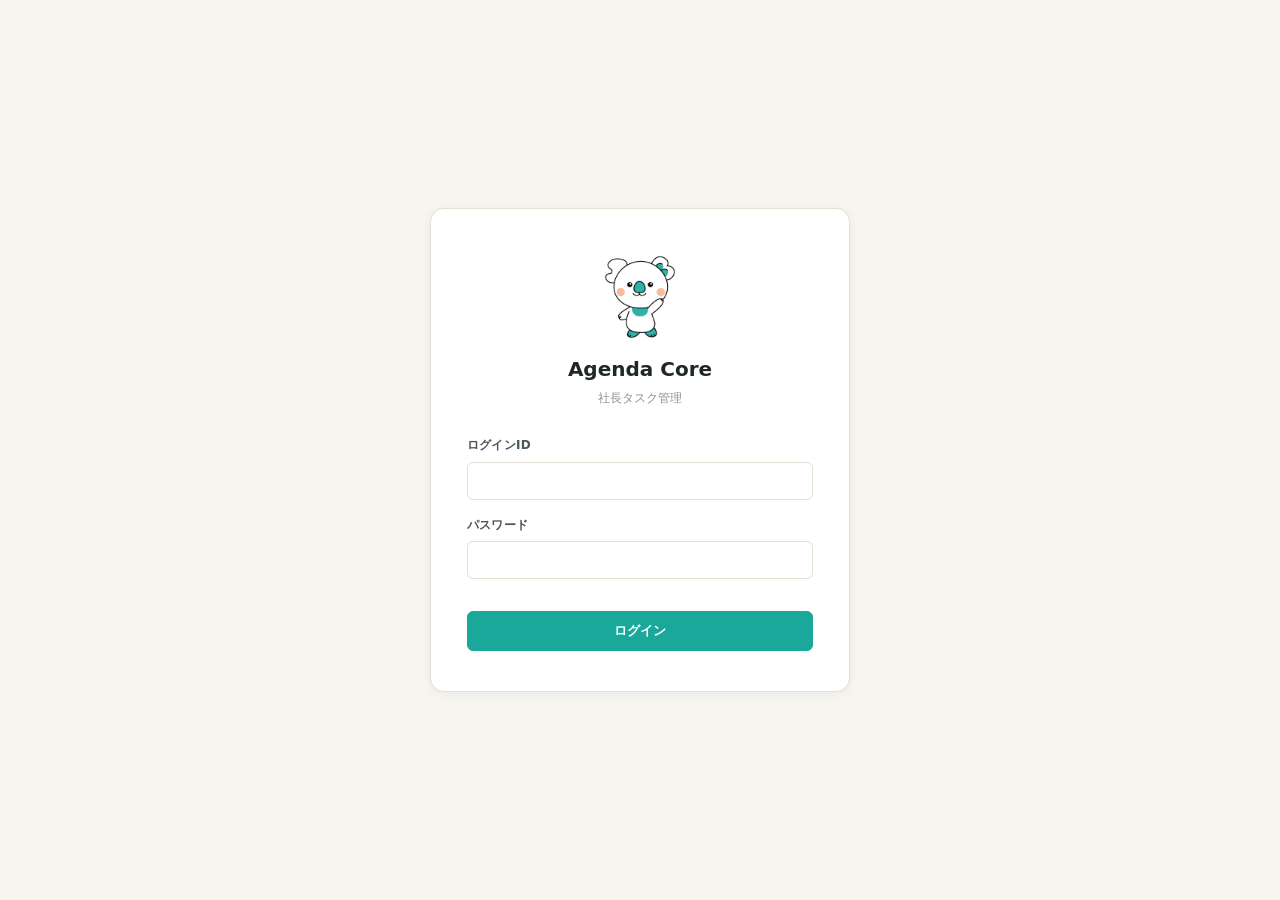
<file: index.html>
<!DOCTYPE html>
<html lang="ja">
<head>
<meta charset="UTF-8">
<meta name="viewport" content="width=device-width, initial-scale=1.0">
<title>Agenda Core - 社長タスク管理</title>
<link rel="stylesheet" href="style.css">
</head>
<body>

<header class="app-header">
  <a href="index.html" class="app-title-link">
    <h1 class="app-title">
      <img src="assets/koala-work.png" alt="" class="koala header-koala">
      Agenda Core
    </h1>
  </a>
  <div class="user-bar">
    <span><span id="user-name" class="user-bar-name">-</span></span>
    <span id="user-role" class="user-bar-role">-</span>
    <a href="#" id="link-switch" class="user-bar-btn">👤 担当切替</a>
    <a href="#" id="link-logout" class="user-bar-btn user-bar-btn-logout" title="ログアウト">ログアウト</a>
  </div>
</header>

<main class="app-main">

  <!-- 担当者タブ(大タブ)+ 管理ボタン -->
  <div class="assignee-tabs-row">
    <div class="assignee-tabs">
      <button class="assignee-tab active" data-assignee="向江村 章">
        <span class="assignee-tab-label">向江村のタスク</span>
        <span class="assignee-tab-count" id="assignee-count-mukaemura">0</span>
      </button>
      <button class="assignee-tab" data-assignee="村井 莉彩">
        <span class="assignee-tab-label">村井のタスク</span>
        <span class="assignee-tab-count" id="assignee-count-murai">0</span>
      </button>
    </div>
    <a href="#" id="link-admin" class="admin-btn hidden">⚙ 管理</a>
  </div>

  <!-- メインタブ:現在 / 過去 -->
  <div class="main-tabs">
    <button class="main-tab active" data-tab="current">
      <span class="main-tab-label">現在対応中</span>
      <span class="main-tab-count" id="tab-count-current">0</span>
    </button>
    <button class="main-tab" data-tab="past">
      <span class="main-tab-label">過去のタスク</span>
      <span class="main-tab-count" id="tab-count-past">0</span>
    </button>
  </div>

  <div class="toolbar">
    <button id="btn-new" class="btn btn-primary">+ 新しいタスクを登録</button>
    <input type="text" id="filter-text" class="field-input" placeholder="検索(概要・メモ)" style="width: 220px;">
    <select id="filter-client" class="field-select" style="width: 200px;">
      <option value="">すべてのクライアント</option>
    </select>
    <div class="toolbar-spacer"></div>
    <button id="btn-refresh" class="btn btn-sm">↻ 再読み込み</button>
  </div>

  <div id="stat-row" class="stat-row"></div>

  <div id="task-container">
    <div class="loading">タスクを読み込み中...</div>
  </div>

</main>

<!-- 新規/編集モーダル -->
<div id="modal-edit" class="modal-backdrop hidden">
  <div class="modal">
    <div class="modal-head">
      <h2 class="modal-title" id="modal-title">タスクを登録</h2>
      <button class="modal-close" data-close>&times;</button>
    </div>
    <div class="modal-body" id="modal-body-inner">
      <div class="field">
        <label class="field-label">Chatworkメッセージリンク <span class="text-muted">(任意)</span></label>
        <input type="url" id="f-url" class="field-input" placeholder="https://www.chatwork.com/#!rid...">
        <p class="field-help">該当メッセージのURLを貼り付けると、ワンクリックで開けます</p>
      </div>
      <div class="field">
        <label class="field-label">クライアント <span class="text-muted">(任意)</span></label>
        <div class="client-picker-row">
          <div class="client-picker" id="client-picker">
            <input type="hidden" id="f-client-id" value="">
            <button type="button" id="f-client-trigger" class="client-picker-trigger">
              <span id="f-client-display" class="client-picker-display">クライアントを選択</span>
              <span class="client-picker-arrow">▼</span>
            </button>
            <div class="client-picker-dropdown hidden" id="client-picker-dropdown">
              <div class="client-picker-search-wrap">
                <input type="text" id="f-client-search" class="field-input client-picker-search" placeholder="🔍 検索" autocomplete="off">
              </div>
              <div class="client-picker-list" id="client-picker-list"></div>
            </div>
          </div>
          <button type="button" id="btn-add-client-inline" class="btn client-add-btn" title="新しいクライアントを追加">+</button>
        </div>
      </div>
      <div class="field">
        <div style="display: flex; align-items: center; justify-content: space-between; margin-bottom: 6px;">
          <label class="field-label" style="margin-bottom: 0;">概要 <span class="text-muted">*必須</span></label>
          <button type="button" id="btn-extract-link" class="btn btn-sm">📋 リンクを抽出</button>
        </div>
        <textarea id="f-summary" class="field-textarea" placeholder="Chatworkの引用+リンクをそのまま貼り付けてOK&#10;「リンクを抽出」を押すと、URLだけ上の欄に移動します" required style="min-height: 140px;"></textarea>
      </div>
      <div class="field">
        <label class="field-label">メモ <span class="text-muted">(任意・補足や申し送り)</span></label>
        <input type="text" id="f-details" class="field-input" placeholder="例:急ぎ案件、社長確認後返信予定">
      </div>
      <div class="row">
        <div class="field" style="flex: 0 0 180px;">
          <label class="field-label">期限</label>
          <input type="date" id="f-deadline" class="field-input">
        </div>
        <div class="field" id="f-status-wrap" style="flex: 0 0 180px;">
          <label class="field-label">ステータス</label>
          <select id="f-status" class="field-select">
            <option value="未着手">未着手</option>
            <option value="進行中">進行中</option>
            <option value="引継ぎ済">引継ぎ済</option>
            <option value="対応不要">対応不要</option>
            <option value="完了">完了</option>
          </select>
        </div>
      </div>
      <div class="field hidden" id="f-assignee-wrap">
        <label class="field-label">担当者(タスクの帰属タブ)</label>
        <select id="f-assignee" class="field-select">
          <option value="向江村 章">向江村のタスク</option>
          <option value="村井 莉彩">村井のタスク</option>
        </select>
        <p class="field-help">変更すると別のタブに移動します</p>
      </div>
      <div id="modal-message"></div>

      <!-- 取り込み中オーバーレイ -->
      <div id="extract-overlay" class="extract-overlay hidden">
        <img src="assets/koala-work.png" alt="" class="koala extract-koala">
        <p class="extract-message">取り込み中...</p>
      </div>
    </div>
    <div class="modal-foot">
      <button class="btn" data-close>キャンセル</button>
      <button id="btn-save" class="btn btn-primary">保存</button>
    </div>
  </div>
</div>

<!-- クライアント新規追加モーダル -->
<div id="modal-add-client" class="modal-backdrop hidden">
  <div class="modal" style="max-width: 400px;">
    <div class="modal-head">
      <h2 class="modal-title">新しいクライアントを追加</h2>
      <button class="modal-close" data-close-client>&times;</button>
    </div>
    <div class="modal-body">
      <div class="field">
        <label class="field-label">クライアント名</label>
        <input type="text" id="f-new-client-name" class="field-input" placeholder="例:株式会社Link Core" autocomplete="off">
      </div>
      <div id="add-client-message"></div>
    </div>
    <div class="modal-foot">
      <button class="btn" data-close-client>キャンセル</button>
      <button id="btn-confirm-add-client" class="btn btn-primary">追加</button>
    </div>
  </div>
</div>

<script src="github-store.js"></script>
<script>
(async function() {
  if (!Auth.requireLogin()) return;

  // 利用者情報を表示するためのusersキャッシュをロード
  try {
    await AgendaStore.loadUsers();
  } catch (e) {
    if (e.message === 'UNAUTHORIZED') {
      AgendaStore.logout();
      window.location.href = 'login.html';
      return;
    }
  }

  // ユーザーバー
  document.getElementById('user-name').textContent = AgendaStore.getCurrentUserDisplayName() || '?';
  const role = AgendaStore.getCurrentUserRole();
  const roleEl = document.getElementById('user-role');
  roleEl.textContent = role === 'super_admin' ? '絶対管理者' : (role === 'admin' ? '管理者' : 'メンバー');
  roleEl.className = 'user-bar-role ' + (role || '');

  if (AgendaStore.isAdmin()) {
    document.getElementById('link-admin').classList.remove('hidden');
    document.getElementById('link-admin').href = 'admin.html';
  }

  document.getElementById('link-switch').addEventListener('click', (e) => {
    e.preventDefault();
    AgendaStore.softLogout();
    AgendaStore.setUnlocked(true); // PATは生きてるのでログイン画面ではなく担当者選択へ
    window.location.href = 'operator-select.html';
  });

  document.getElementById('link-logout').addEventListener('click', (e) => {
    e.preventDefault();
    if (!confirm('ログアウトしますか?(このPCのアクセストークンは保持されます)')) return;
    AgendaStore.softLogout();
    window.location.href = 'login.html';
  });

  // ===== 状態管理 =====
  const state = {
    tasks: [],
    clients: [],
    assignee: '向江村 章',  // デフォルトは向江村タブ
    mainTab: 'current',     // 'current' | 'past'
    filterStatus: 'all',
    filterClient: '',       // クライアントID('' = 全部)
    filterText: '',
    editingId: null
  };

  const STATUS_LIST = ['未着手', '進行中', '引継ぎ済', '対応不要', '完了'];
  const CURRENT_STATUSES = ['未着手', '進行中'];
  const PAST_STATUSES = ['引継ぎ済', '対応不要', '完了'];
  const ASSIGNEES = ['向江村 章', '村井 莉彩'];

  // ===== ユーティリティ =====
  function escapeHtml(s) {
    return String(s == null ? '' : s).replace(/[&<>"']/g, c => ({
      '&':'&amp;','<':'&lt;','>':'&gt;','"':'&quot;',"'":'&#39;'
    }[c]));
  }
  function nl2br(s) { return escapeHtml(s).replace(/\n/g, '<br>'); }

  function priorityLabel(p) {
    return { high: '高', medium: '中', low: '低' }[p] || '中';
  }

  function formatDate(iso) {
    if (!iso) return '';
    const d = new Date(iso);
    if (isNaN(d.getTime())) return iso;
    return `${d.getFullYear()}/${String(d.getMonth()+1).padStart(2,'0')}/${String(d.getDate()).padStart(2,'0')}`;
  }
  function formatDateTime(iso) {
    if (!iso) return '';
    const d = new Date(iso);
    if (isNaN(d.getTime())) return iso;
    return `${d.getMonth()+1}/${d.getDate()} ${String(d.getHours()).padStart(2,'0')}:${String(d.getMinutes()).padStart(2,'0')}`;
  }

  function deadlineClass(deadline, status) {
    if (!deadline || status === '完了' || status === '対応不要') return '';
    const d = new Date(deadline);
    const now = new Date();
    now.setHours(0,0,0,0);
    const diff = (d - now) / 86400000;
    if (diff < 0) return 'deadline-over';
    if (diff <= 1) return 'deadline-near';
    return '';
  }

  function getClientById(id) {
    if (!id) return null;
    return state.clients.find(c => c.id === id) || null;
  }

  function getClientName(id) {
    const c = getClientById(id);
    return c ? c.name : '';
  }

  // ===== レンダリング =====
  function renderAssigneeCounts() {
    const counts = { '向江村 章': 0, '村井 莉彩': 0 };
    state.tasks.forEach(t => {
      const a = t.assignee || '向江村 章';
      if (counts[a] != null) counts[a]++;
    });
    document.getElementById('assignee-count-mukaemura').textContent = counts['向江村 章'];
    document.getElementById('assignee-count-murai').textContent = counts['村井 莉彩'];
  }

  function getAssigneeTasks() {
    // 現在の担当者タブのタスクだけ抽出
    return state.tasks.filter(t => (t.assignee || '向江村 章') === state.assignee);
  }

  function renderTabCounts() {
    // 現在の担当者タブのタスクの中での「現在/過去」を集計
    const myTasks = getAssigneeTasks();
    let cur = 0, past = 0;
    myTasks.forEach(t => {
      if (CURRENT_STATUSES.includes(t.status)) cur++;
      else if (PAST_STATUSES.includes(t.status)) past++;
    });
    document.getElementById('tab-count-current').textContent = cur;
    document.getElementById('tab-count-past').textContent = past;
  }

  function renderStats() {
    // 担当者タブ + メインタブで絞り込んだ範囲のステータス集計
    const myTasks = getAssigneeTasks();
    const tabStatuses = state.mainTab === 'current' ? CURRENT_STATUSES : PAST_STATUSES;

    const counts = { all: 0 };
    tabStatuses.forEach(s => counts[s] = 0);
    myTasks.forEach(t => {
      if (tabStatuses.includes(t.status)) {
        counts.all++;
        counts[t.status]++;
      }
    });

    const allLabel = state.mainTab === 'current' ? 'すべて(現在)' : 'すべて(過去)';
    const items = [
      { key: 'all', label: allLabel, value: counts.all },
      ...tabStatuses.map(s => ({ key: s, label: s, value: counts[s] }))
    ];

    const html = items.map(it => `
      <div class="stat-card ${state.filterStatus === it.key ? 'active' : ''}" data-status="${escapeHtml(it.key)}">
        <div class="stat-label">${escapeHtml(it.label)}</div>
        <div class="stat-value">${it.value}</div>
      </div>
    `).join('');

    const $row = document.getElementById('stat-row');
    $row.innerHTML = html;
    // 現在タブは3カラム(すべて+未着手+進行中)、過去タブは4カラム(すべて+3つ)に
    $row.style.gridTemplateColumns = state.mainTab === 'current'
      ? 'repeat(3, 1fr)'
      : 'repeat(4, 1fr)';
    $row.querySelectorAll('.stat-card').forEach(card => {
      card.addEventListener('click', () => {
        state.filterStatus = card.dataset.status;
        renderStats();
        renderTasks();
      });
    });
  }

  function getFilteredTasks() {
    // まず担当者タブで絞り込み
    let list = getAssigneeTasks();

    // メインタブ(現在/過去)で絞り込み
    const tabStatuses = state.mainTab === 'current' ? CURRENT_STATUSES : PAST_STATUSES;
    list = list.filter(t => tabStatuses.includes(t.status));

    if (state.filterStatus !== 'all') {
      list = list.filter(t => t.status === state.filterStatus);
    }

    // クライアント絞り込み
    if (state.filterClient) {
      list = list.filter(t => t.clientId === state.filterClient);
    }
    const q = state.filterText.trim().toLowerCase();
    if (q) {
      list = list.filter(t =>
        (t.summary || '').toLowerCase().includes(q) ||
        (t.details || '').toLowerCase().includes(q)
      );
    }
    // 並び替え:期限が近いものを上、期限なしは下、新しい更新を優先
    list.sort((a, b) => {
      // 期限ありが上、期限なしが下
      const aHas = a.deadline ? 0 : 1;
      const bHas = b.deadline ? 0 : 1;
      if (aHas !== bHas) return aHas - bHas;
      // 期限ありどうしは期限の早い順
      if (a.deadline && b.deadline && a.deadline !== b.deadline) {
        return a.deadline < b.deadline ? -1 : 1;
      }
      // それ以外は更新日が新しい順
      return new Date(b.updatedAt) - new Date(a.updatedAt);
    });
    return list;
  }

  function renderTasks() {
    const list = getFilteredTasks();
    const $c = document.getElementById('task-container');

    if (!list.length) {
      const isEmptyAll = state.tasks.length === 0;
      const koalaImg = isEmptyAll ? 'assets/koala-cheer.png' : 'assets/koala-wave2.png';
      const msg = isEmptyAll
        ? '登録されたタスクはまだありません。<br>「+ 新しいタスクを登録」から追加してください。'
        : '該当するタスクがありません';
      $c.innerHTML = `<div class="empty-state">
        <img src="${koalaImg}" alt="" class="koala empty-koala">
        <div>${msg}</div>
      </div>`;
      return;
    }

    $c.innerHTML = `<div class="task-list">${list.map(renderTaskCard).join('')}</div>`;
    bindTaskCardEvents();
  }

  function renderTaskCard(t) {
    const dlClass = deadlineClass(t.deadline, t.status);
    const memos = (t.memos || []).map(m => `
      <div class="memo-item">
        <div class="memo-head">
          <span class="memo-author">${escapeHtml(m.by)}</span>
          <span>${escapeHtml(formatDateTime(m.at))}</span>
        </div>
        <div class="memo-text">${nl2br(m.text)}</div>
      </div>
    `).join('');

    const linkBtn = t.chatworkUrl
      ? `<a href="${escapeHtml(t.chatworkUrl)}" target="_blank" rel="noopener" class="btn btn-sm">↗ Chatworkで開く</a>`
      : '';

    const statusOptions = STATUS_LIST.map(s =>
      `<option value="${s}" ${s === t.status ? 'selected' : ''}>${s}</option>`
    ).join('');

    return `
      <div class="task-card status-${escapeHtml(t.status)}" data-id="${escapeHtml(t.id)}">
        <div class="task-card-head">
          <h3 class="task-summary">${nl2br(t.summary || '(無題)')}</h3>
          <span class="status-badge status-${escapeHtml(t.status)}">${escapeHtml(t.status)}</span>
        </div>

        <div class="task-meta">
          ${getClientName(t.clientId) ? `<span class="task-meta-item"><span class="client-tag">🏢 ${escapeHtml(getClientName(t.clientId))}</span></span>` : ''}
          ${t.deadline ? `<span class="task-meta-item ${dlClass}">📅 期限 ${escapeHtml(formatDate(t.deadline))}</span>` : ''}
          <span class="task-meta-item text-muted">登録 ${escapeHtml(formatDateTime(t.createdAt))} by ${escapeHtml(t.createdBy)}</span>
          ${t.updatedAt && t.updatedAt !== t.createdAt ? `<span class="task-meta-item text-muted">更新 ${escapeHtml(formatDateTime(t.updatedAt))} by ${escapeHtml(t.updatedBy)}</span>` : ''}
        </div>

        ${t.details ? `<div class="task-details task-details-memo">📝 ${escapeHtml(t.details)}</div>` : ''}

        ${memos ? `<div class="memo-list">${memos}</div>` : ''}

        <div class="task-actions">
          ${linkBtn}
          <select class="field-select status-quick" style="width: auto; padding: 6px 8px; font-size: 12px;">
            ${statusOptions}
          </select>
          <button class="btn btn-sm act-memo">+ メモ追加</button>
          <button class="btn btn-sm act-edit">編集</button>
          <button class="btn btn-sm btn-danger act-delete">削除</button>
        </div>
      </div>
    `;
  }

  function bindTaskCardEvents() {
    document.querySelectorAll('.task-card').forEach(card => {
      const id = card.dataset.id;
      card.querySelector('.status-quick').addEventListener('change', async (e) => {
        const newStatus = e.target.value;
        try {
          await AgendaStore.updateTask(id, { status: newStatus });
          await reload();
        } catch (err) {
          alert('更新失敗:' + (err.message || ''));
        }
      });
      card.querySelector('.act-edit').addEventListener('click', () => openEditModal(id));
      card.querySelector('.act-delete').addEventListener('click', async () => {
        if (!confirm('このタスクを削除しますか?この操作は取り消せません。')) return;
        try {
          await AgendaStore.deleteTask(id);
          await reload();
        } catch (err) {
          alert('削除失敗:' + (err.message || ''));
        }
      });
      card.querySelector('.act-memo').addEventListener('click', async () => {
        const text = prompt('メモを追加:');
        if (!text || !text.trim()) return;
        try {
          await AgendaStore.addMemo(id, text.trim());
          await reload();
        } catch (err) {
          alert('メモ追加失敗:' + (err.message || ''));
        }
      });
    });
  }

  // ===== モーダル =====
  const $modal = document.getElementById('modal-edit');

  function openEditModal(id) {
    state.editingId = id || null;
    document.getElementById('modal-title').textContent = id ? 'タスクを編集' : 'タスクを登録';
    document.getElementById('modal-message').innerHTML = '';

    const $statusWrap = document.getElementById('f-status-wrap');
    const $assigneeWrap = document.getElementById('f-assignee-wrap');
    if (id) {
      // 編集時:ステータスも担当者も変更可能
      $statusWrap.classList.remove('hidden');
      $assigneeWrap.classList.remove('hidden');
      const t = state.tasks.find(x => x.id === id);
      if (!t) return;
      document.getElementById('f-url').value = t.chatworkUrl || '';
      document.getElementById('f-summary').value = t.summary || '';
      document.getElementById('f-details').value = t.details || '';
      document.getElementById('f-deadline').value = t.deadline || '';
      document.getElementById('f-status').value = t.status || '未着手';
      document.getElementById('f-assignee').value = t.assignee || '向江村 章';
      // クライアント表示を更新
      setClientPickerValue(t.clientId || '');
    } else {
      // 新規登録時:ステータスも担当者も非表示(自動設定)
      $statusWrap.classList.add('hidden');
      $assigneeWrap.classList.add('hidden');
      ['f-url','f-summary','f-details','f-deadline'].forEach(id => document.getElementById(id).value = '');
      document.getElementById('f-status').value = '未着手';
      document.getElementById('f-assignee').value = state.assignee;  // 開いているタブの人
      setClientPickerValue('');
    }
    document.getElementById('client-picker-dropdown').classList.add('hidden');
    document.getElementById('f-client-trigger').classList.remove('open');
    $modal.classList.remove('hidden');
    setTimeout(() => document.getElementById('f-summary').focus(), 50);
  }

  function closeModal() {
    $modal.classList.add('hidden');
    state.editingId = null;
  }

  $modal.querySelectorAll('[data-close]').forEach(b => b.addEventListener('click', closeModal));
  $modal.addEventListener('click', (e) => {
    if (e.target === $modal) closeModal();
  });

  document.getElementById('btn-new').addEventListener('click', () => openEditModal(null));

  // ===== リンク抽出ボタン =====
  document.getElementById('btn-extract-link').addEventListener('click', async () => {
    const $summary = document.getElementById('f-summary');
    const $url = document.getElementById('f-url');
    const $overlay = document.getElementById('extract-overlay');
    const $msg = document.getElementById('modal-message');
    $msg.innerHTML = '';

    const text = $summary.value;
    if (!text.trim()) {
      $msg.innerHTML = '<div class="alert alert-info">概要欄が空です。Chatworkのメッセージを貼り付けてからお試しください</div>';
      return;
    }

    // オーバーレイを表示(視覚的フィードバック)
    $overlay.classList.remove('hidden');

    // 0.4秒だけ待つ(取り込んでる感を出す)
    await new Promise(r => setTimeout(r, 400));

    // ChatworkのメッセージURLを優先的に探す。なければ普通のhttp(s)://を探す
    const chatworkRegex = /https?:\/\/(?:www\.)?chatwork\.com\/[^\s\u3000]+/i;
    const generalRegex = /https?:\/\/[^\s\u3000]+/i;

    let match = text.match(chatworkRegex);
    if (!match) match = text.match(generalRegex);

    if (!match) {
      $overlay.classList.add('hidden');
      $msg.innerHTML = '<div class="alert alert-info">URLが見つかりませんでした。そのまま保存してOKです</div>';
      return;
    }

    const url = match[0];
    // URLを削除して、空行を整理
    const cleaned = text.replace(url, '').replace(/\n{3,}/g, '\n\n').trim();

    $url.value = url;
    $summary.value = cleaned;

    $overlay.classList.add('hidden');
    $msg.innerHTML = '<div class="alert alert-success">✓ URLを抽出しました</div>';
    setTimeout(() => { $msg.innerHTML = ''; }, 2500);
  });

  document.getElementById('btn-save').addEventListener('click', async () => {
    const isNew = !state.editingId;
    const data = {
      chatworkUrl: document.getElementById('f-url').value.trim(),
      summary: document.getElementById('f-summary').value.trim(),
      details: document.getElementById('f-details').value.trim(),
      deadline: document.getElementById('f-deadline').value,
      // 新規登録時は必ず未着手、編集時は選択値を反映
      status: isNew ? '未着手' : document.getElementById('f-status').value,
      // 新規:現在のタブの担当者、編集:選択値
      assignee: isNew ? state.assignee : document.getElementById('f-assignee').value,
      // クライアント(検索窓のテキストでなく、hiddenに入っているIDを使用)
      clientId: document.getElementById('f-client-id').value || ''
    };
    const $msg = document.getElementById('modal-message');

    if (!data.summary) {
      $msg.innerHTML = '<div class="alert alert-error">「概要」は必須です</div>';
      return;
    }

    $msg.innerHTML = '<div class="alert alert-info">保存中...</div>';
    document.getElementById('btn-save').disabled = true;
    try {
      if (state.editingId) {
        await AgendaStore.updateTask(state.editingId, data);
      } else {
        await AgendaStore.addTask(data);
      }
      closeModal();
      await reload();
    } catch (err) {
      $msg.innerHTML = `<div class="alert alert-error">保存失敗:${escapeHtml(err.message || '')}</div>`;
    } finally {
      document.getElementById('btn-save').disabled = false;
    }
  });

  // ===== 検索 =====
  document.getElementById('filter-text').addEventListener('input', (e) => {
    state.filterText = e.target.value;
    renderTasks();
  });

  document.getElementById('btn-refresh').addEventListener('click', reload);

  // ===== 担当者タブ切り替え(大タブ) =====
  document.querySelectorAll('.assignee-tab').forEach(tab => {
    tab.addEventListener('click', () => {
      const newAssignee = tab.dataset.assignee;
      if (state.assignee === newAssignee) return;
      state.assignee = newAssignee;
      state.mainTab = 'current';        // 担当者切り替え時は現在タブに戻す
      state.filterStatus = 'all';
      document.querySelectorAll('.assignee-tab').forEach(t => t.classList.remove('active'));
      tab.classList.add('active');
      // 小タブも見た目をリセット
      document.querySelectorAll('.main-tab').forEach(t => t.classList.remove('active'));
      document.querySelector('.main-tab[data-tab="current"]').classList.add('active');
      renderTabCounts();
      renderStats();
      renderTasks();
    });
  });

  // ===== メインタブ切り替え(小タブ) =====
  document.querySelectorAll('.main-tab').forEach(tab => {
    tab.addEventListener('click', () => {
      const newTab = tab.dataset.tab;
      if (state.mainTab === newTab) return;
      state.mainTab = newTab;
      state.filterStatus = 'all';  // タブ切り替え時はステータス絞り込みもリセット
      document.querySelectorAll('.main-tab').forEach(t => t.classList.remove('active'));
      tab.classList.add('active');
      renderStats();
      renderTasks();
    });
  });

  // ===== クライアント絞り込み(ツールバー) =====
  function renderClientFilter() {
    const $sel = document.getElementById('filter-client');
    const current = state.filterClient;
    const sorted = state.clients.slice().sort((a, b) => a.name.localeCompare(b.name, 'ja'));
    $sel.innerHTML = '<option value="">すべてのクライアント</option>' +
      sorted.map(c => `<option value="${escapeHtml(c.id)}" ${c.id === current ? 'selected' : ''}>${escapeHtml(c.name)}</option>`).join('');
  }

  document.getElementById('filter-client').addEventListener('change', (e) => {
    state.filterClient = e.target.value;
    renderTasks();
  });

  // ===== クライアントピッカー(プルダウン式) =====
  const $cTrigger = document.getElementById('f-client-trigger');
  const $cDisplay = document.getElementById('f-client-display');
  const $cDropdown = document.getElementById('client-picker-dropdown');
  const $cSearch = document.getElementById('f-client-search');
  const $cId = document.getElementById('f-client-id');
  const $cList = document.getElementById('client-picker-list');

  function setClientPickerValue(id) {
    $cId.value = id || '';
    if (id) {
      const c = getClientById(id);
      $cDisplay.textContent = c ? c.name : '(削除されたクライアント)';
      $cDisplay.classList.remove('placeholder');
    } else {
      $cDisplay.textContent = 'クライアントを選択';
      $cDisplay.classList.add('placeholder');
    }
  }

  function renderClientPickerList(query) {
    const q = (query || '').trim().toLowerCase();
    const sorted = state.clients.slice().sort((a, b) => a.name.localeCompare(b.name, 'ja'));
    const matches = q
      ? sorted.filter(c => c.name.toLowerCase().includes(q))
      : sorted;

    let html = '';
    // 「未選択にする」項目(既に選んでいる場合)
    if ($cId.value) {
      html += `<div class="client-picker-clear" data-clear="1">× 選択を解除</div>`;
    }

    if (matches.length === 0) {
      if (state.clients.length === 0) {
        html += '<div class="client-picker-empty">クライアントがまだ登録されていません<br>右の「+」ボタンから追加してください</div>';
      } else {
        html += `<div class="client-picker-empty">該当するクライアントがありません</div>`;
      }
    } else {
      matches.forEach(c => {
        const sel = c.id === $cId.value ? 'selected' : '';
        html += `<div class="client-picker-item ${sel}" data-id="${escapeHtml(c.id)}" data-name="${escapeHtml(c.name)}">${escapeHtml(c.name)}</div>`;
      });
    }
    $cList.innerHTML = html;
  }

  function openClientDropdown() {
    renderClientPickerList('');
    $cDropdown.classList.remove('hidden');
    $cTrigger.classList.add('open');
    $cSearch.value = '';
    setTimeout(() => $cSearch.focus(), 30);
  }
  function closeClientDropdown() {
    $cDropdown.classList.add('hidden');
    $cTrigger.classList.remove('open');
  }

  $cTrigger.addEventListener('click', (e) => {
    e.stopPropagation();
    if ($cDropdown.classList.contains('hidden')) {
      openClientDropdown();
    } else {
      closeClientDropdown();
    }
  });

  $cSearch.addEventListener('input', () => {
    renderClientPickerList($cSearch.value);
  });
  $cSearch.addEventListener('click', (e) => e.stopPropagation());

  $cList.addEventListener('click', (e) => {
    e.stopPropagation();
    const item = e.target.closest('.client-picker-item, .client-picker-clear');
    if (!item) return;
    if (item.classList.contains('client-picker-clear')) {
      setClientPickerValue('');
    } else {
      setClientPickerValue(item.dataset.id);
    }
    closeClientDropdown();
  });

  // 外側クリックでドロップダウンを閉じる
  document.addEventListener('click', (e) => {
    if (!e.target.closest('#client-picker')) {
      closeClientDropdown();
    }
  });

  // ===== クライアント新規追加モーダル =====
  const $addClientModal = document.getElementById('modal-add-client');
  const $newClientName = document.getElementById('f-new-client-name');
  const $addClientMsg = document.getElementById('add-client-message');

  function openAddClientModal() {
    $newClientName.value = '';
    $addClientMsg.innerHTML = '';
    $addClientModal.classList.remove('hidden');
    setTimeout(() => $newClientName.focus(), 50);
  }
  function closeAddClientModal() {
    $addClientModal.classList.add('hidden');
  }

  document.getElementById('btn-add-client-inline').addEventListener('click', openAddClientModal);

  $addClientModal.querySelectorAll('[data-close-client]').forEach(b =>
    b.addEventListener('click', closeAddClientModal)
  );
  $addClientModal.addEventListener('click', (e) => {
    if (e.target === $addClientModal) closeAddClientModal();
  });

  $newClientName.addEventListener('keydown', (e) => {
    if (e.key === 'Enter') {
      e.preventDefault();
      document.getElementById('btn-confirm-add-client').click();
    }
  });

  document.getElementById('btn-confirm-add-client').addEventListener('click', async () => {
    const name = $newClientName.value.trim();
    if (!name) {
      $addClientMsg.innerHTML = '<div class="alert alert-error">クライアント名を入力してください</div>';
      return;
    }
    try {
      const created = await AgendaStore.addClient(name);
      if (!state.clients.some(c => c.id === created.id)) {
        state.clients.push(created);
      }
      renderClientFilter();
      // 自動で選択状態にする
      setClientPickerValue(created.id);
      closeAddClientModal();
    } catch (err) {
      $addClientMsg.innerHTML = `<div class="alert alert-error">追加失敗:${escapeHtml(err.message || '')}</div>`;
    }
  });

  async function reload() {
    document.getElementById('task-container').innerHTML = '<div class="loading">読み込み中...</div>';
    try {
      // タスクとクライアントを並列で取得
      const [tasks, clients] = await Promise.all([
        AgendaStore.loadTaskList(),
        AgendaStore.loadClientList()
      ]);
      state.tasks = tasks;
      state.clients = clients;
      renderClientFilter();
      renderAssigneeCounts();
      renderTabCounts();
      renderStats();
      renderTasks();
    } catch (err) {
      let m = err.message === 'UNAUTHORIZED'
        ? 'アクセストークンが無効になりました。再ログインしてください。'
        : `読み込み失敗:${err.message || ''}`;
      document.getElementById('task-container').innerHTML = `<div class="alert alert-error">${escapeHtml(m)}</div>`;
      if (err.message === 'UNAUTHORIZED') {
        AgendaStore.logout();
        setTimeout(() => window.location.href = 'login.html', 1500);
      }
    }
  }

  // 初期ロード(forceRefreshでキャッシュ無視)
  try {
    const [tasks, clients] = await Promise.all([
      AgendaStore.loadTaskList(),
      AgendaStore.loadClientList()
    ]);
    state.tasks = tasks;
    state.clients = clients;
    renderClientFilter();
    renderAssigneeCounts();
    renderTabCounts();
    renderStats();
    renderTasks();
  } catch (err) {
    document.getElementById('task-container').innerHTML = `<div class="alert alert-error">読み込み失敗:${escapeHtml(err.message || '')}</div>`;
  }
})();
</script>
</body>
</html>
</file>
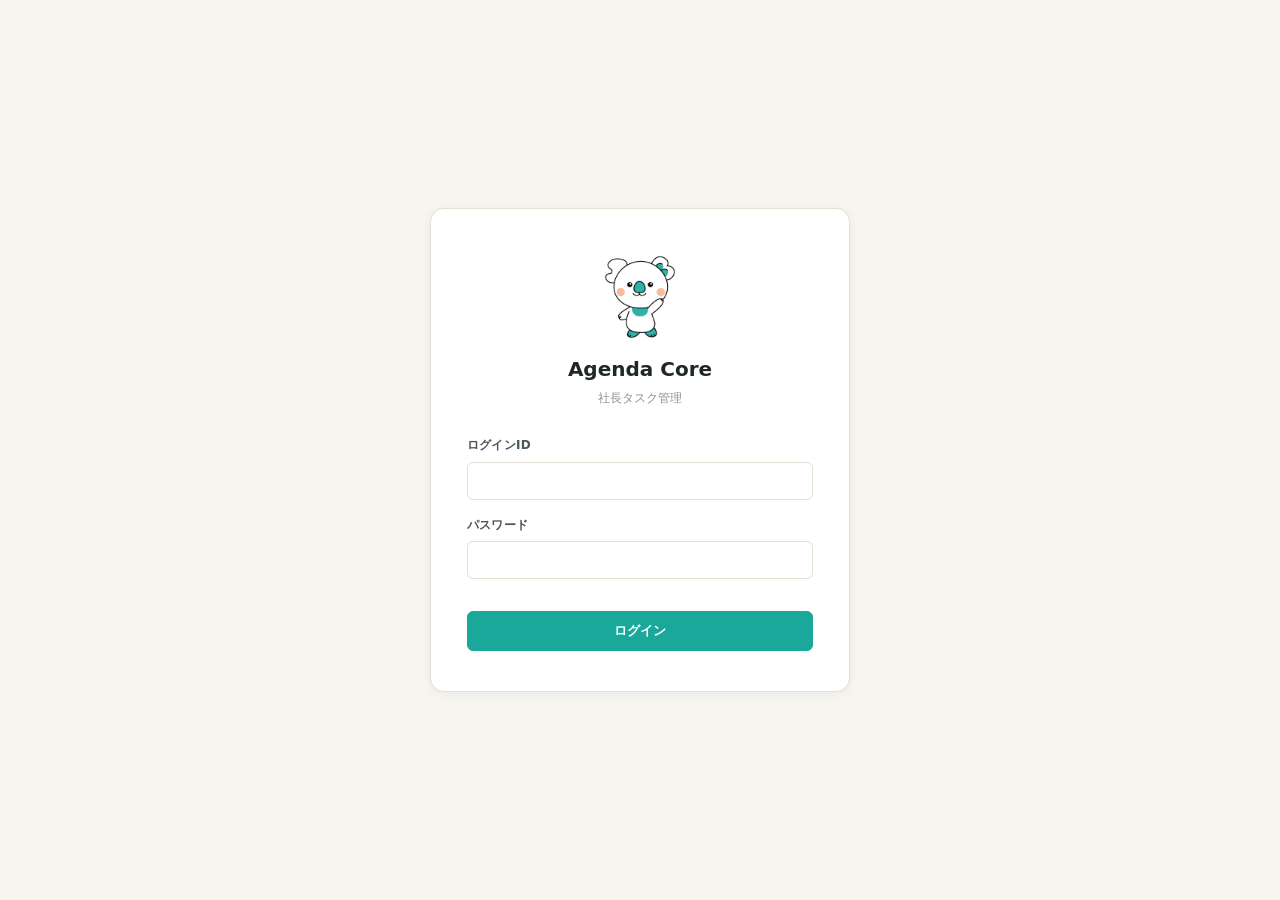
<file: admin.html>
<!DOCTYPE html>
<html lang="ja">
<head>
<meta charset="UTF-8">
<meta name="viewport" content="width=device-width, initial-scale=1.0">
<title>管理 - Agenda Core</title>
<link rel="stylesheet" href="style.css">
</head>
<body>

<header class="app-header">
  <a href="index.html" class="app-title-link">
    <h1 class="app-title">
      <img src="assets/koala-work.png" alt="" class="koala header-koala">
      Agenda Core <span style="font-size:13px; color:var(--ink-muted); font-weight:500;">管理</span>
    </h1>
  </a>
  <div class="user-bar">
    <span><span id="user-name" class="user-bar-name">-</span></span>
    <span id="user-role" class="user-bar-role">-</span>
    <a href="index.html" class="user-bar-btn">📋 ダッシュボード</a>
    <a href="#" id="link-logout" class="user-bar-btn user-bar-btn-logout" title="ログアウト">ログアウト</a>
  </div>
</header>

<main class="app-main">

  <!-- 担当者追加 -->
  <div class="section">
    <h2 class="section-title">担当者を追加</h2>
    <div class="row">
      <div class="field" style="flex: 0 0 200px;">
        <label class="field-label">氏名</label>
        <input type="text" id="new-name" class="field-input" placeholder="例:山田 太郎">
      </div>
      <div class="field">
        <label class="field-label">メールアドレス</label>
        <input type="email" id="new-email" class="field-input" placeholder="taro@example.com">
      </div>
      <div class="field" style="flex: 0 0 140px;">
        <label class="field-label">権限</label>
        <select id="new-role" class="field-select">
          <option value="member">メンバー</option>
          <option value="admin">管理者</option>
        </select>
      </div>
      <div class="field" style="flex: 0 0 100px; display: flex; align-items: flex-end;">
        <button id="btn-add-user" class="btn btn-primary btn-block">追加</button>
      </div>
    </div>
    <div id="add-message"></div>
  </div>

  <!-- 担当者一覧 -->
  <div class="section">
    <h2 class="section-title">担当者一覧</h2>
    <div id="user-list">
      <div class="loading">読み込み中...</div>
    </div>
  </div>

  <!-- クライアント管理 -->
  <div class="section">
    <h2 class="section-title">クライアント管理</h2>
    <div class="row">
      <div class="field">
        <label class="field-label">クライアント名を追加</label>
        <input type="text" id="new-client-name" class="field-input" placeholder="例:株式会社Link Core">
      </div>
      <div class="field" style="flex: 0 0 100px; display: flex; align-items: flex-end;">
        <button id="btn-add-client" class="btn btn-primary btn-block">追加</button>
      </div>
    </div>
    <div id="client-add-message"></div>
    <div id="client-list" class="mt-2">
      <div class="loading">読み込み中...</div>
    </div>
  </div>

  <!-- 初期設定リンク発行 -->
  <div class="section">
    <h2 class="section-title">初期設定リンクを発行</h2>
    <p class="text-muted mb-0">他のPCで使い始めるとき、または追加した担当者用のリンクを発行します。<br>
    生成されたURLをChatworkで担当者に送ってください。リンクをクリックするとそのPCで使えるようになります。</p>

    <div class="row mt-2">
      <div class="field">
        <label class="field-label">対象担当者</label>
        <select id="link-user" class="field-select"></select>
      </div>
      <div class="field">
        <label class="field-label">アクセストークン(PAT)</label>
        <input type="password" id="link-pat" class="field-input" placeholder="github_pat_xxx... (空欄ならこのPCのトークンを使用)">
        <p class="field-help">通常は空欄のままでOK(このPCのトークンを自動使用)</p>
      </div>
      <div class="field" style="flex: 0 0 140px; display: flex; align-items: flex-end;">
        <button id="btn-make-link" class="btn btn-primary btn-block">リンク生成</button>
      </div>
    </div>

    <div id="link-result" class="hidden mt-2">
      <label class="field-label">生成された初期設定リンク</label>
      <div style="display:flex; gap:8px;">
        <input type="text" id="link-url" class="field-input" readonly style="font-family: monospace; font-size: 12px;">
        <button id="btn-copy-link" class="btn">📋 コピー</button>
      </div>
      <p class="text-muted mt-1">⚠ このリンクにはアクセストークンが含まれています。Chatworkのダイレクトチャットなど安全な方法で送ってください。</p>
    </div>
    <div id="link-message"></div>
  </div>

</main>

<script src="github-store.js"></script>
<script>
(async function() {
  if (!Auth.requireLogin()) return;

  // usersキャッシュをロード
  try {
    await AgendaStore.loadUsers();
  } catch (e) {
    if (e.message === 'UNAUTHORIZED') {
      AgendaStore.logout();
      window.location.href = 'login.html';
      return;
    }
  }

  if (!Auth.requireAdmin()) return;

  document.getElementById('user-name').textContent = AgendaStore.getCurrentUserDisplayName() || '?';
  const role = AgendaStore.getCurrentUserRole();
  const roleEl = document.getElementById('user-role');
  roleEl.textContent = role === 'super_admin' ? '絶対管理者' : '管理者';
  roleEl.className = 'user-bar-role ' + role;

  document.getElementById('link-logout').addEventListener('click', (e) => {
    e.preventDefault();
    AgendaStore.softLogout();
    window.location.href = 'login.html';
  });

  // ===== ユーティリティ =====
  function escapeHtml(s) {
    return String(s == null ? '' : s).replace(/[&<>"']/g, c => ({
      '&':'&amp;','<':'&lt;','>':'&gt;','"':'&quot;',"'":'&#39;'
    }[c]));
  }

  function roleLabel(r) {
    if (r === 'super_admin') return '絶対管理者';
    if (r === 'admin') return '管理者';
    return 'メンバー';
  }

  function formatDate(iso) {
    if (!iso) return '';
    const d = new Date(iso);
    if (isNaN(d.getTime())) return '';
    return `${d.getFullYear()}/${String(d.getMonth()+1).padStart(2,'0')}/${String(d.getDate()).padStart(2,'0')}`;
  }

  // ===== 担当者一覧 =====
  async function renderUserList() {
    const $c = document.getElementById('user-list');
    try {
      const users = await AgendaStore.loadUserList();

      if (!users.length) {
        $c.innerHTML = '<div class="empty-state">担当者がまだ登録されていません</div>';
        renderLinkUserOptions([]);
        return;
      }

      const html = `
        <table class="user-table">
          <thead>
            <tr>
              <th style="width: 40%;">氏名 / メールアドレス</th>
              <th style="width: 16%;">権限</th>
              <th style="width: 18%;">追加日</th>
              <th style="width: 26%;">操作</th>
            </tr>
          </thead>
          <tbody>
            ${users.map(u => `
              <tr data-email="${escapeHtml(u.email)}">
                <td>
                  <div style="font-weight:600;">${escapeHtml(u.displayName)}</div>
                  <div class="text-muted">${escapeHtml(u.email)}</div>
                </td>
                <td>
                  ${u.email === AgendaStore.SUPER_ADMIN_EMAIL
                    ? `<span class="user-bar-role super_admin">絶対管理者</span>`
                    : `<select class="field-select sel-role" style="font-size:12px; padding:4px 8px;">
                         <option value="member" ${u.role === 'member' ? 'selected' : ''}>メンバー</option>
                         <option value="admin" ${u.role === 'admin' ? 'selected' : ''}>管理者</option>
                       </select>`
                  }
                </td>
                <td class="text-muted">${escapeHtml(formatDate(u.addedAt))}</td>
                <td>
                  ${u.email === AgendaStore.SUPER_ADMIN_EMAIL
                    ? '<span class="text-muted">削除不可</span>'
                    : '<button class="btn btn-sm btn-danger act-delete">削除</button>'
                  }
                </td>
              </tr>
            `).join('')}
          </tbody>
        </table>
      `;
      $c.innerHTML = html;

      // 削除ハンドラ
      $c.querySelectorAll('.act-delete').forEach(btn => {
        btn.addEventListener('click', async (e) => {
          const tr = e.target.closest('tr');
          const email = tr.dataset.email;
          if (!confirm(`担当者「${email}」を削除しますか?`)) return;
          try {
            await AgendaStore.deleteUser(email);
            await renderUserList();
          } catch (err) {
            alert('削除失敗:' + (err.message || ''));
          }
        });
      });

      // 権限変更ハンドラ
      $c.querySelectorAll('.sel-role').forEach(sel => {
        sel.addEventListener('change', async (e) => {
          const tr = e.target.closest('tr');
          const email = tr.dataset.email;
          const newRole = e.target.value;
          try {
            await AgendaStore.updateUserRole(email, newRole);
          } catch (err) {
            alert('権限変更失敗:' + (err.message || ''));
            await renderUserList();
          }
        });
      });

      renderLinkUserOptions(users);
    } catch (err) {
      $c.innerHTML = `<div class="alert alert-error">読み込み失敗:${escapeHtml(err.message || '')}</div>`;
    }
  }

  function renderLinkUserOptions(users) {
    const $sel = document.getElementById('link-user');
    const allUsers = users.slice();
    // SUPER_ADMINがusers.jsonに含まれていない可能性があるので追加
    if (!allUsers.some(u => u.email === AgendaStore.SUPER_ADMIN_EMAIL)) {
      allUsers.unshift({
        email: AgendaStore.SUPER_ADMIN_EMAIL,
        displayName: '絶対管理者',
        role: 'super_admin'
      });
    }
    $sel.innerHTML = allUsers.map(u =>
      `<option value="${escapeHtml(u.email)}">${escapeHtml(u.displayName)} (${escapeHtml(u.email)})</option>`
    ).join('');
  }

  // ===== 担当者追加 =====
  document.getElementById('btn-add-user').addEventListener('click', async () => {
    const $msg = document.getElementById('add-message');
    $msg.innerHTML = '';

    const name = document.getElementById('new-name').value.trim();
    const email = document.getElementById('new-email').value.trim();
    const role = document.getElementById('new-role').value;

    if (!name || !email) {
      $msg.innerHTML = '<div class="alert alert-error">氏名とメールアドレスは必須です</div>';
      return;
    }

    try {
      await AgendaStore.addUser({ email, displayName: name, role });
      document.getElementById('new-name').value = '';
      document.getElementById('new-email').value = '';
      document.getElementById('new-role').value = 'member';
      $msg.innerHTML = `<div class="alert alert-success">「${escapeHtml(name)}」を追加しました</div>`;
      await renderUserList();
      setTimeout(() => $msg.innerHTML = '', 3000);
    } catch (err) {
      $msg.innerHTML = `<div class="alert alert-error">追加失敗:${escapeHtml(err.message || '')}</div>`;
    }
  });

  // ===== 初期設定リンク生成 =====
  document.getElementById('btn-make-link').addEventListener('click', () => {
    const $msg = document.getElementById('link-message');
    const $result = document.getElementById('link-result');
    $msg.innerHTML = '';

    const email = document.getElementById('link-user').value;
    let pat = document.getElementById('link-pat').value.trim();
    if (!pat) pat = AgendaStore.getToken();

    if (!email) {
      $msg.innerHTML = '<div class="alert alert-error">対象担当者を選択してください</div>';
      return;
    }
    if (!pat) {
      $msg.innerHTML = '<div class="alert alert-error">アクセストークンが取得できません</div>';
      return;
    }

    // 現在のページURLを基準にsetup.htmlのURLを作る
    const base = window.location.href.replace(/[^/]*$/, '');
    const url = `${base}setup.html#token=${encodeURIComponent(pat)}&email=${encodeURIComponent(email)}`;

    document.getElementById('link-url').value = url;
    $result.classList.remove('hidden');
  });

  document.getElementById('btn-copy-link').addEventListener('click', async () => {
    const $url = document.getElementById('link-url');
    try {
      await navigator.clipboard.writeText($url.value);
      const orig = document.getElementById('btn-copy-link').textContent;
      document.getElementById('btn-copy-link').textContent = '✓ コピーしました';
      setTimeout(() => {
        document.getElementById('btn-copy-link').textContent = orig;
      }, 2000);
    } catch (e) {
      // フォールバック
      $url.select();
      document.execCommand('copy');
      alert('リンクをコピーしました');
    }
  });

  // ===== クライアント管理 =====
  async function renderClientList() {
    const $c = document.getElementById('client-list');
    try {
      const clients = await AgendaStore.loadClientList();
      if (!clients.length) {
        $c.innerHTML = '<div class="empty-state">クライアントがまだ登録されていません</div>';
        return;
      }
      const sorted = clients.slice().sort((a, b) => a.name.localeCompare(b.name, 'ja'));
      $c.innerHTML = `
        <table class="user-table">
          <thead>
            <tr>
              <th style="width: 60%;">クライアント名</th>
              <th style="width: 20%;">追加日</th>
              <th style="width: 20%;">操作</th>
            </tr>
          </thead>
          <tbody>
            ${sorted.map(c => `
              <tr data-id="${escapeHtml(c.id)}">
                <td>
                  <input type="text" class="field-input client-name-input" value="${escapeHtml(c.name)}" data-orig="${escapeHtml(c.name)}" style="font-size: 13px;">
                </td>
                <td class="text-muted">${escapeHtml(formatDate(c.createdAt))}</td>
                <td>
                  <button class="btn btn-sm act-save-client">保存</button>
                  <button class="btn btn-sm btn-danger act-delete-client">削除</button>
                </td>
              </tr>
            `).join('')}
          </tbody>
        </table>
      `;

      $c.querySelectorAll('.act-save-client').forEach(btn => {
        btn.addEventListener('click', async (e) => {
          const tr = e.target.closest('tr');
          const id = tr.dataset.id;
          const input = tr.querySelector('.client-name-input');
          const newName = input.value.trim();
          const orig = input.dataset.orig;
          if (!newName) {
            alert('クライアント名を入力してください');
            input.value = orig;
            return;
          }
          if (newName === orig) return;
          try {
            await AgendaStore.updateClient(id, newName);
            input.dataset.orig = newName;
            // 簡易フィードバック
            btn.textContent = '✓ 保存';
            setTimeout(() => { btn.textContent = '保存'; }, 1500);
          } catch (err) {
            alert('変更失敗:' + (err.message || ''));
            input.value = orig;
          }
        });
      });

      $c.querySelectorAll('.act-delete-client').forEach(btn => {
        btn.addEventListener('click', async (e) => {
          const tr = e.target.closest('tr');
          const id = tr.dataset.id;
          const name = tr.querySelector('.client-name-input').dataset.orig;
          if (!confirm(`クライアント「${name}」を削除しますか?\n(既存のタスクからは「クライアント不明」として表示されます)`)) return;
          try {
            await AgendaStore.deleteClient(id);
            await renderClientList();
          } catch (err) {
            alert('削除失敗:' + (err.message || ''));
          }
        });
      });
    } catch (err) {
      $c.innerHTML = `<div class="alert alert-error">読み込み失敗:${escapeHtml(err.message || '')}</div>`;
    }
  }

  document.getElementById('btn-add-client').addEventListener('click', async () => {
    const $msg = document.getElementById('client-add-message');
    $msg.innerHTML = '';
    const name = document.getElementById('new-client-name').value.trim();
    if (!name) {
      $msg.innerHTML = '<div class="alert alert-error">クライアント名を入力してください</div>';
      return;
    }
    try {
      await AgendaStore.addClient(name);
      document.getElementById('new-client-name').value = '';
      $msg.innerHTML = `<div class="alert alert-success">「${escapeHtml(name)}」を追加しました</div>`;
      await renderClientList();
      setTimeout(() => $msg.innerHTML = '', 3000);
    } catch (err) {
      $msg.innerHTML = `<div class="alert alert-error">追加失敗:${escapeHtml(err.message || '')}</div>`;
    }
  });

  // 初期表示
  renderUserList();
  renderClientList();
})();
</script>
</body>
</html>
</file>
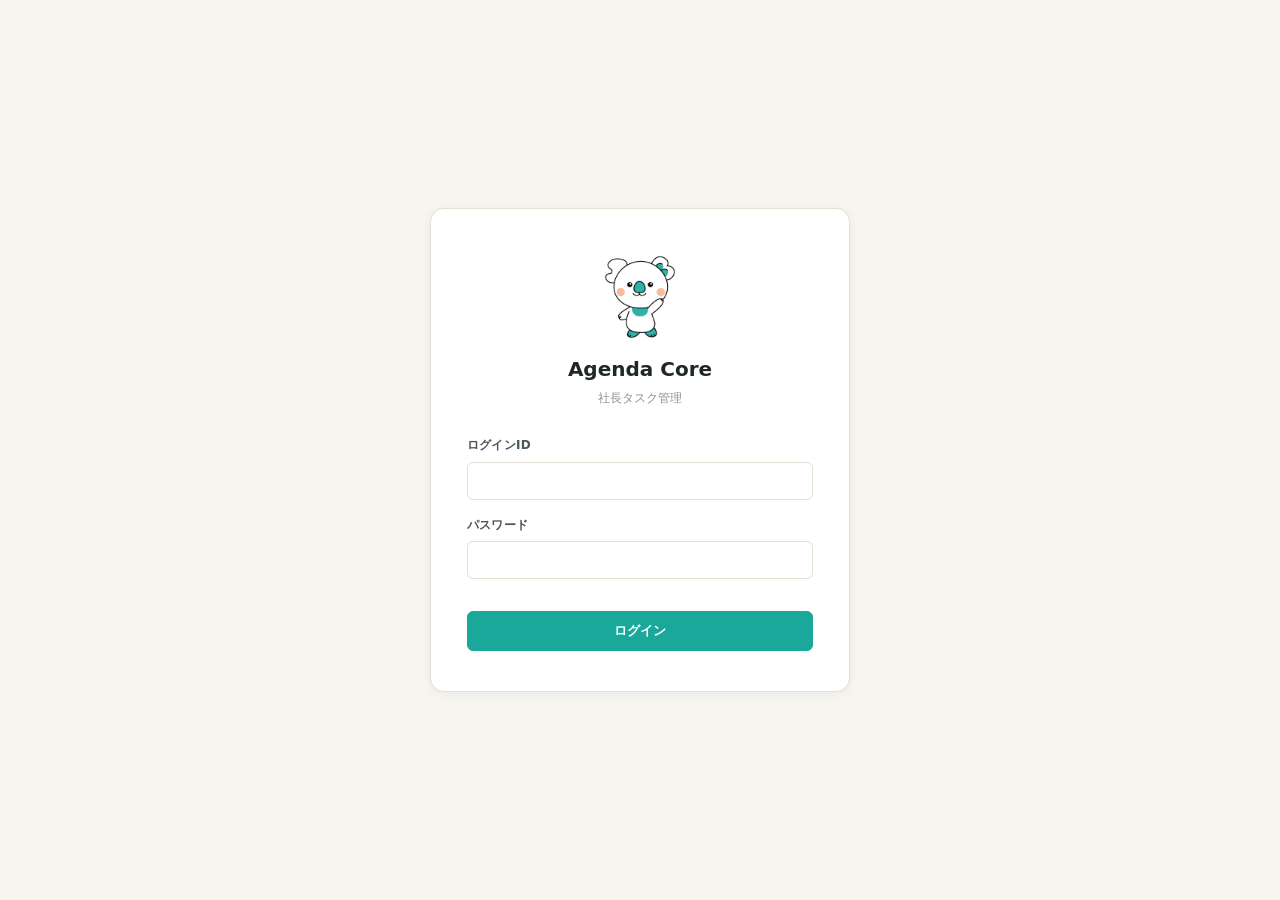
<file: login.html>
<!DOCTYPE html>
<html lang="ja">
<head>
<meta charset="UTF-8">
<meta name="viewport" content="width=device-width, initial-scale=1.0">
<title>ログイン - Agenda Core</title>
<link rel="stylesheet" href="style.css">
</head>
<body>
<div class="auth-screen">
  <div class="auth-card">
    <div class="auth-brand">
      <img src="assets/koala-wave.png" alt="" class="koala auth-koala">
      <h1 class="auth-brand-title">Agenda Core</h1>
      <p class="auth-brand-sub">社長タスク管理</p>
    </div>

    <form id="login-form">
      <div class="field">
        <label class="field-label" for="loginId">ログインID</label>
        <input type="text" id="loginId" class="field-input" autocomplete="username" required>
      </div>
      <div class="field">
        <label class="field-label" for="loginPw">パスワード</label>
        <input type="password" id="loginPw" class="field-input" autocomplete="current-password" required>
      </div>

      <div id="message"></div>

      <button type="submit" class="btn btn-primary btn-block mt-2">ログイン</button>
    </form>
  </div>
</div>

<script src="github-store.js"></script>
<script>
(function() {
  const $form = document.getElementById('login-form');
  const $msg = document.getElementById('message');

  // すでにログイン済みならリダイレクト
  if (AgendaStore.isLoggedIn()) {
    window.location.href = 'index.html';
    return;
  }

  $form.addEventListener('submit', async (e) => {
    e.preventDefault();
    $msg.innerHTML = '';

    const id = document.getElementById('loginId').value.trim();
    const pw = document.getElementById('loginPw').value;

    // 1) 共有ID/PWチェック
    if (!AgendaStore.checkSharedCredentials(id, pw)) {
      $msg.innerHTML = '<div class="alert alert-error">IDまたはパスワードが違います。</div>';
      return;
    }

    // 2) PATが保存されているか
    if (!AgendaStore.getToken()) {
      $msg.innerHTML = '<div class="alert alert-error">このPCは初期設定が完了していません。<br>管理者から「初期設定リンク」を受け取ってください。</div>';
      return;
    }

    // 3) PATが有効か検証(users.jsonにアクセスできるか)
    try {
      $msg.innerHTML = '<div class="alert alert-info">認証中...</div>';
      await AgendaStore.loadUsers(true);
      AgendaStore.setUnlocked(true);
      window.location.href = 'operator-select.html';
    } catch (err) {
      let m = 'ログインキーが無効です。管理者に連絡してください。';
      if (err.message === 'UNAUTHORIZED') {
        m = 'アクセストークンの有効期限が切れているか、無効になっています。<br>管理者にリンクの再発行を依頼してください。';
      }
      $msg.innerHTML = `<div class="alert alert-error">${m}</div>`;
    }
  });
})();
</script>
</body>
</html>
</file>
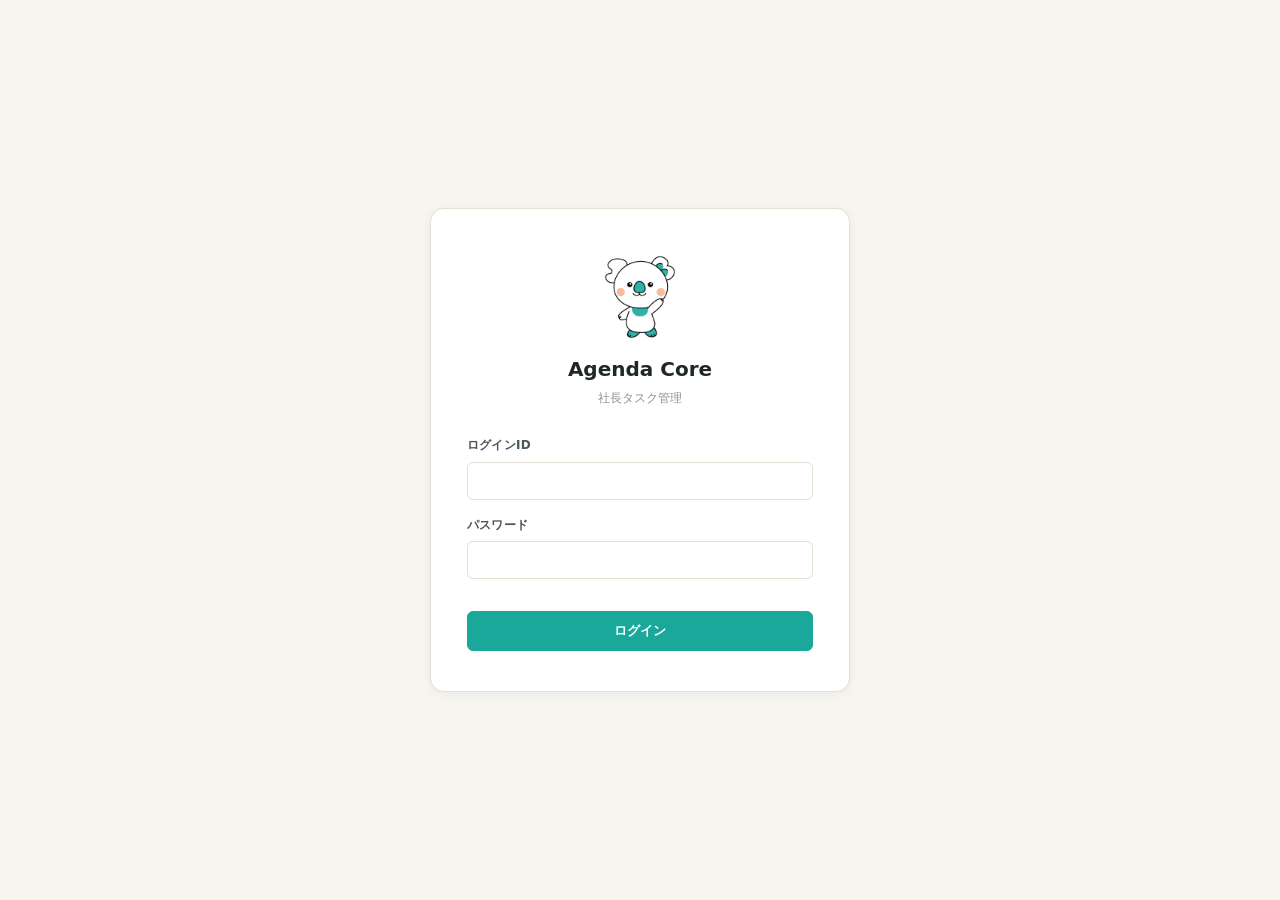
<file: operator-select.html>
<!DOCTYPE html>
<html lang="ja">
<head>
<meta charset="UTF-8">
<meta name="viewport" content="width=device-width, initial-scale=1.0">
<title>担当者選択 - Agenda Core</title>
<link rel="stylesheet" href="style.css">
</head>
<body>
<div class="auth-screen" style="align-items: flex-start; padding-top: 60px;">
  <div style="width: 100%; max-width: 720px;">
    <div class="auth-brand">
      <img src="assets/koala-thumbs.png" alt="" class="koala auth-koala">
      <h1 class="auth-brand-title">Agenda Core</h1>
      <p class="auth-brand-sub">このPCで作業する担当者を選択してください</p>
    </div>

    <div id="container">
      <div class="loading">担当者を読み込み中...</div>
    </div>

    <div class="text-right mt-2">
      <a href="#" id="logout-link" class="text-muted">ログアウト</a>
    </div>
  </div>
</div>

<script src="github-store.js"></script>
<script>
(async function() {
  const $container = document.getElementById('container');

  // セッションロックチェック(共有ID/PW未入力なら戻す)
  if (!AgendaStore.isUnlocked() || !AgendaStore.getToken()) {
    window.location.href = 'login.html';
    return;
  }

  document.getElementById('logout-link').addEventListener('click', (e) => {
    e.preventDefault();
    AgendaStore.logout();
    window.location.href = 'login.html';
  });

  // emailから5種のキャラ画像を決定的に選ぶ
  const KOALA_IMAGES = [
    'assets/koala-wave.png',
    'assets/koala-thumbs.png',
    'assets/koala-cheer.png',
    'assets/koala-work.png',
    'assets/koala-think.png'
  ];
  function pickKoala(email) {
    const s = String(email || '');
    let h = 0;
    for (let i = 0; i < s.length; i++) h = (h * 31 + s.charCodeAt(i)) >>> 0;
    return KOALA_IMAGES[h % KOALA_IMAGES.length];
  }

  function roleLabel(role) {
    if (role === 'super_admin') return '絶対管理者';
    if (role === 'admin') return '管理者';
    return 'メンバー';
  }

  function roleClass(role) {
    if (role === 'super_admin') return 'super_admin';
    if (role === 'admin') return 'admin';
    return '';
  }

  try {
    const users = await AgendaStore.loadUserList();

    if (!users.length) {
      $container.innerHTML = `
        <div class="auth-card">
          <div class="alert alert-info">担当者がまだ登録されていません。<br>
          管理者として続けるには下のボタンを押してください。</div>
          <button id="continue-as-admin" class="btn btn-primary btn-block mt-1">絶対管理者として続行</button>
        </div>`;

      document.getElementById('continue-as-admin').addEventListener('click', async () => {
        await AgendaStore.selectOperator(AgendaStore.SUPER_ADMIN_EMAIL);
        window.location.href = 'admin.html';
      });
      return;
    }

    const html = `
      <div class="operator-grid">
        ${users.map(u => `
          <div class="operator-card" data-email="${escapeHtml(u.email)}">
            <img src="${pickKoala(u.email)}" alt="" class="koala operator-koala">
            <p class="operator-name">${escapeHtml(u.displayName)}</p>
            <p class="operator-email">${escapeHtml(u.email)}</p>
            <span class="user-bar-role ${roleClass(u.role)}">${roleLabel(u.role)}</span>
          </div>
        `).join('')}
      </div>
    `;
    $container.innerHTML = html;

    document.querySelectorAll('.operator-card').forEach(card => {
      card.addEventListener('click', async () => {
        const email = card.dataset.email;
        try {
          await AgendaStore.selectOperator(email);
          window.location.href = 'index.html';
        } catch (err) {
          alert(err.message);
        }
      });
    });
  } catch (err) {
    let m = '担当者の読み込みに失敗しました。';
    if (err.message === 'UNAUTHORIZED') {
      m += '<br>アクセストークンが無効です。管理者にリンクの再発行を依頼してください。';
      AgendaStore.logout();
    } else {
      m += '<br>' + escapeHtml(err.message || '');
    }
    $container.innerHTML = `<div class="auth-card"><div class="alert alert-error">${m}</div>
      <a href="login.html" class="btn btn-block mt-1">ログイン画面へ戻る</a></div>`;
  }

  function escapeHtml(s) {
    return String(s || '').replace(/[&<>"']/g, c => ({
      '&':'&amp;','<':'&lt;','>':'&gt;','"':'&quot;',"'":'&#39;'
    }[c]));
  }
})();
</script>
</body>
</html>
</file>
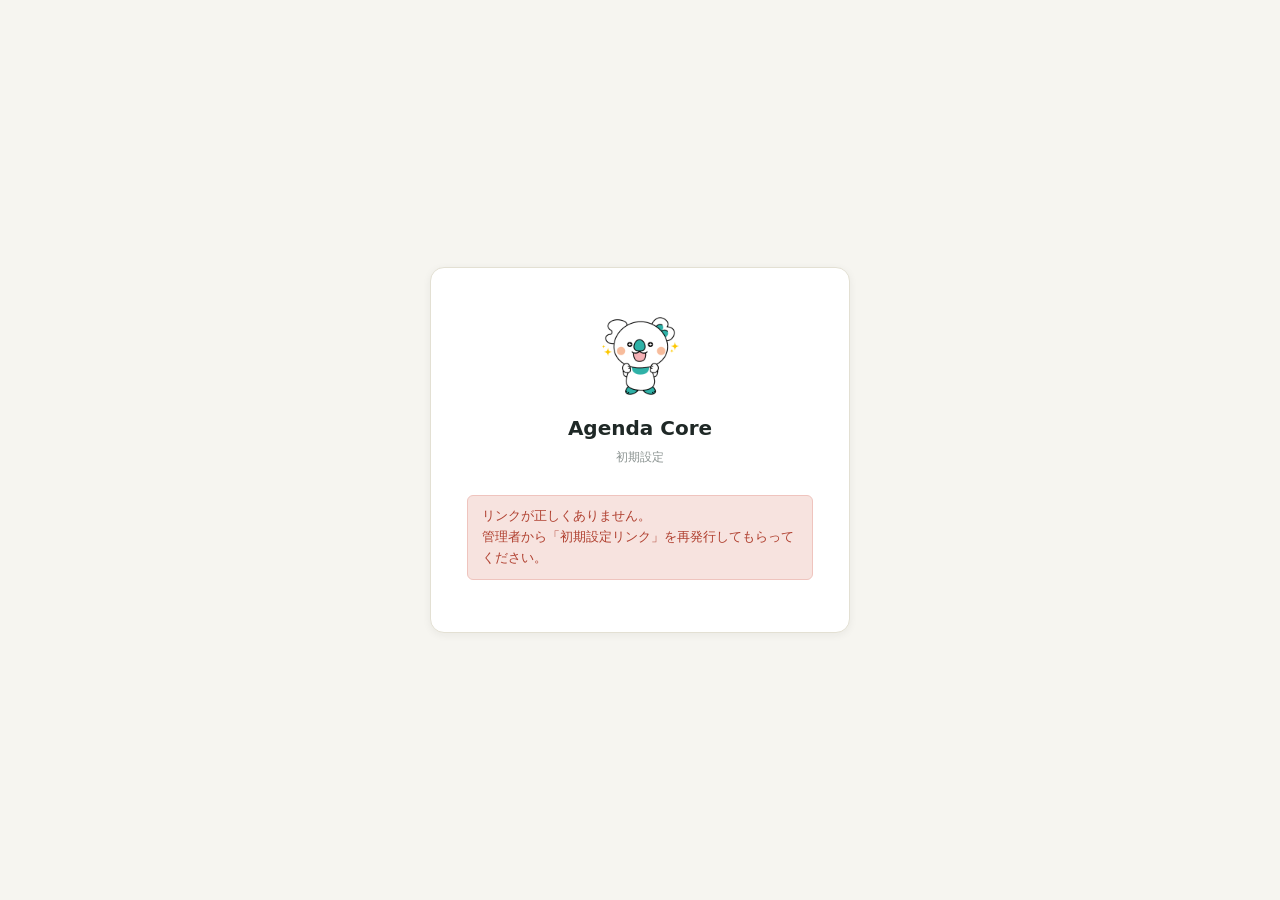
<file: setup.html>
<!DOCTYPE html>
<html lang="ja">
<head>
<meta charset="UTF-8">
<meta name="viewport" content="width=device-width, initial-scale=1.0">
<title>初期設定 - Agenda Core</title>
<link rel="stylesheet" href="style.css">
</head>
<body>
<div class="auth-screen">
  <div class="auth-card">
    <div class="auth-brand">
      <img src="assets/koala-cheer.png" alt="" class="koala auth-koala">
      <h1 class="auth-brand-title">Agenda Core</h1>
      <p class="auth-brand-sub">初期設定</p>
    </div>

    <div id="status" class="loading">アクセス情報を確認しています...</div>
    <div id="message"></div>

    <div id="actions" class="hidden mt-2">
      <a href="login.html" class="btn btn-primary btn-block">ログイン画面へ</a>
    </div>
  </div>
</div>

<script src="github-store.js"></script>
<script>
(async function() {
  const $status = document.getElementById('status');
  const $message = document.getElementById('message');
  const $actions = document.getElementById('actions');

  function showError(msg) {
    $status.classList.add('hidden');
    $message.innerHTML = `<div class="alert alert-error">${msg}</div>`;
  }
  function showSuccess(msg) {
    $status.classList.add('hidden');
    $message.innerHTML = `<div class="alert alert-success">${msg}</div>`;
    $actions.classList.remove('hidden');
  }

  // URLハッシュからtokenとemailを取得
  // 例: setup.html#token=ghp_xxx&email=hisho@example.com
  const hash = window.location.hash.replace(/^#/, '');
  const params = new URLSearchParams(hash);
  const token = params.get('token');
  const email = params.get('email');

  if (!token || !email) {
    showError('リンクが正しくありません。<br>管理者から「初期設定リンク」を再発行してもらってください。');
    return;
  }

  try {
    // PATを保存して認証テスト
    await AgendaStore.authenticate(token);

    // users.jsonに登録済みか確認
    const users = await AgendaStore.loadUserList();
    const isSuperAdmin = email === AgendaStore.SUPER_ADMIN_EMAIL;
    const found = users.some(u => u.email === email);

    if (!isSuperAdmin && !found) {
      AgendaStore.logout();
      showError(`「${email}」は登録されていません。<br>管理者に担当者の追加を依頼してください。`);
      return;
    }

    showSuccess(`初期設定が完了しました。<br>このPCで <strong>${email}</strong> として利用できます。`);

    // URLからtokenを消す(ブラウザ履歴に残さないため)
    history.replaceState(null, '', 'setup.html');
  } catch (e) {
    let msg = '初期設定に失敗しました。';
    if (e.message === 'UNAUTHORIZED') {
      msg += '<br>アクセストークンが無効です。管理者にリンクの再発行を依頼してください。';
    } else if (e.message === 'NOT_FOUND') {
      msg += '<br>データリポジトリが見つかりません(管理者に連絡)。';
    } else {
      msg += '<br>' + (e.message || '');
    }
    showError(msg);
  }
})();
</script>
</body>
</html>
</file>
<file: style.css>
/* Agenda Core - 共通スタイル */
:root {
  --bg: #f6f5f0;
  --bg-card: #ffffff;
  --bg-subtle: #f0eee5;
  --bg-hover: #f3f1e8;
  --ink: #1f2826;
  --ink-soft: #4a5755;
  --ink-muted: #8a9290;
  --line: #e3e0d3;
  --line-soft: #ede9dc;
  --accent: #1aa89a;
  --accent-dark: #138375;
  --accent-soft: #def0ed;
  --peach: #f5c4ad;
  --peach-soft: #fbe8de;
  --warn: #c47832;
  --warn-soft: #fbeede;
  --danger: #b04030;
  --danger-soft: #f7e3df;
  --info: #3d6ea0;
  --info-soft: #e4ecf5;
  --shadow-sm: 0 1px 2px rgba(31, 29, 26, 0.04);
  --shadow-md: 0 2px 8px rgba(31, 29, 26, 0.06);
  --radius-sm: 6px;
  --radius-md: 10px;
  --radius-lg: 14px;
}

* { box-sizing: border-box; }

html, body {
  margin: 0;
  padding: 0;
  background: var(--bg);
  color: var(--ink);
  font-family: "Hiragino Kaku Gothic ProN", "Yu Gothic", "Meiryo", "Noto Sans JP", system-ui, sans-serif;
  font-size: 14px;
  line-height: 1.6;
  -webkit-font-smoothing: antialiased;
}

a { color: var(--accent); text-decoration: none; }
a:hover { text-decoration: underline; }

/* ===== レイアウト ===== */
.app-header {
  background: var(--bg-card);
  border-bottom: 1px solid var(--line);
  padding: 14px 24px;
  display: flex;
  align-items: center;
  justify-content: space-between;
  gap: 16px;
  flex-wrap: wrap;
}

.app-title-link {
  text-decoration: none;
  color: inherit;
  display: inline-block;
  border-radius: var(--radius-sm);
  padding: 4px 8px;
  margin: -4px -8px;
  transition: background 0.15s;
}

.app-title-link:hover {
  background: var(--bg-subtle);
  text-decoration: none;
}

.app-title {
  font-size: 18px;
  font-weight: 600;
  letter-spacing: 0.02em;
  margin: 0;
  color: var(--ink);
  display: flex;
  align-items: center;
  gap: 10px;
}

.app-title-mark {
  width: 28px; height: 28px;
  background: var(--accent);
  color: white;
  border-radius: 8px;
  display: inline-flex;
  align-items: center;
  justify-content: center;
  font-size: 13px;
  font-weight: 700;
}

.user-bar {
  display: flex;
  align-items: center;
  gap: 10px;
  font-size: 13px;
  color: var(--ink-soft);
}

.user-bar-btn {
  display: inline-flex;
  align-items: center;
  gap: 4px;
  padding: 7px 14px;
  border-radius: var(--radius-sm);
  font-size: 13px;
  font-weight: 500;
  text-decoration: none;
  background: var(--bg-subtle);
  color: var(--ink);
  border: 1px solid var(--line);
  transition: background 0.15s, border-color 0.15s;
  white-space: nowrap;
}

.user-bar-btn:hover {
  background: var(--accent-soft);
  border-color: var(--accent);
  color: var(--accent);
  text-decoration: none;
}

.user-bar-btn-logout {
  margin-left: 8px;
  padding: 7px 14px;
  background: transparent;
  color: var(--ink-muted);
  border-color: var(--line-soft);
  font-size: 13px;
  position: relative;
}

.user-bar-btn-logout::before {
  content: '';
  position: absolute;
  left: -8px;
  top: 20%;
  bottom: 20%;
  width: 1px;
  background: var(--line);
}

.user-bar-btn-logout:hover {
  background: rgba(220, 53, 69, 0.08);
  color: #c92a3c;
  border-color: rgba(220, 53, 69, 0.3);
}

/* 大タブ + 管理ボタン の行 */
.assignee-tabs-row {
  display: flex;
  align-items: center;
  gap: 12px;
  margin-bottom: 12px;
}

.assignee-tabs-row .assignee-tabs {
  flex: 1;
  margin-bottom: 0;
}

.admin-btn {
  display: inline-flex;
  align-items: center;
  gap: 4px;
  padding: 9px 16px;
  border-radius: var(--radius-md);
  font-size: 13px;
  font-weight: 600;
  text-decoration: none;
  background: var(--bg-card);
  color: var(--ink-soft);
  border: 1px solid var(--line);
  white-space: nowrap;
  transition: background 0.15s, border-color 0.15s, color 0.15s;
}

.admin-btn:hover {
  background: var(--accent-soft);
  color: var(--accent);
  border-color: var(--accent);
  text-decoration: none;
}

.user-bar-name { font-weight: 600; color: var(--ink); }
.user-bar-role {
  font-size: 11px;
  padding: 2px 8px;
  border-radius: 999px;
  background: var(--accent-soft);
  color: var(--accent);
  font-weight: 600;
}
.user-bar-role.admin { background: var(--info-soft); color: var(--info); }
.user-bar-role.super_admin { background: var(--warn-soft); color: var(--warn); }

.app-main {
  padding: 24px;
  max-width: 1280px;
  margin: 0 auto;
}

/* ===== 認証画面共通 ===== */
.auth-screen {
  min-height: 100vh;
  display: flex;
  align-items: center;
  justify-content: center;
  padding: 24px;
}

.auth-card {
  background: var(--bg-card);
  border: 1px solid var(--line);
  border-radius: var(--radius-lg);
  padding: 40px 36px;
  width: 100%;
  max-width: 420px;
  box-shadow: var(--shadow-md);
}

.auth-brand {
  text-align: center;
  margin-bottom: 28px;
}

.auth-brand-mark {
  width: 56px; height: 56px;
  background: var(--accent);
  color: white;
  border-radius: 14px;
  display: inline-flex;
  align-items: center;
  justify-content: center;
  font-size: 24px;
  font-weight: 700;
  margin-bottom: 12px;
}

.auth-brand-title {
  font-size: 20px;
  font-weight: 700;
  margin: 0 0 4px;
}

.auth-brand-sub {
  font-size: 12px;
  color: var(--ink-muted);
  margin: 0;
}

/* ===== フォーム ===== */
.field {
  margin-bottom: 16px;
}

.field-label {
  display: block;
  font-size: 12px;
  font-weight: 600;
  color: var(--ink-soft);
  margin-bottom: 6px;
  letter-spacing: 0.02em;
}

.field-input,
.field-select,
.field-textarea {
  width: 100%;
  padding: 10px 12px;
  border: 1px solid var(--line);
  border-radius: var(--radius-sm);
  background: var(--bg-card);
  color: var(--ink);
  font-size: 14px;
  font-family: inherit;
  transition: border-color 0.15s, box-shadow 0.15s;
}

.field-input:focus,
.field-select:focus,
.field-textarea:focus {
  outline: none;
  border-color: var(--accent);
  box-shadow: 0 0 0 3px var(--accent-soft);
}

.field-textarea {
  resize: vertical;
  min-height: 72px;
  line-height: 1.5;
}

.field-help {
  font-size: 11px;
  color: var(--ink-muted);
  margin-top: 4px;
}

/* ===== ボタン ===== */
.btn {
  display: inline-flex;
  align-items: center;
  justify-content: center;
  gap: 6px;
  padding: 10px 18px;
  border: 1px solid var(--line);
  border-radius: var(--radius-sm);
  background: var(--bg-card);
  color: var(--ink);
  font-size: 13px;
  font-weight: 600;
  font-family: inherit;
  cursor: pointer;
  transition: all 0.15s;
  text-decoration: none;
}

.btn:hover {
  background: var(--bg-hover);
  border-color: var(--ink-muted);
  text-decoration: none;
}

.btn:active { transform: scale(0.98); }
.btn:disabled { opacity: 0.5; cursor: not-allowed; }

.btn-primary {
  background: var(--accent);
  color: white;
  border-color: var(--accent);
}

.btn-primary:hover {
  background: var(--accent-dark);
  border-color: var(--accent-dark);
}

.btn-danger {
  background: var(--bg-card);
  color: var(--danger);
  border-color: var(--line);
}

.btn-danger:hover {
  background: var(--danger-soft);
  border-color: var(--danger);
}

.btn-block { width: 100%; }
.btn-sm { padding: 6px 12px; font-size: 12px; }

/* ===== メッセージ ===== */
.alert {
  padding: 10px 14px;
  border-radius: var(--radius-sm);
  font-size: 13px;
  margin: 12px 0;
}

.alert-error {
  background: var(--danger-soft);
  color: var(--danger);
  border: 1px solid #efc4be;
}

.alert-success {
  background: var(--accent-soft);
  color: var(--accent);
  border: 1px solid #c5dccf;
}

.alert-info {
  background: var(--info-soft);
  color: var(--info);
  border: 1px solid #c8d8ea;
}

/* ===== ダッシュボード ===== */
.toolbar {
  display: flex;
  gap: 12px;
  align-items: center;
  flex-wrap: wrap;
  margin-bottom: 16px;
}

.toolbar-spacer { flex: 1; }

.stat-row {
  display: grid;
  grid-template-columns: repeat(5, 1fr);
  gap: 10px;
  margin-bottom: 20px;
}

.stat-card {
  background: var(--bg-card);
  border: 1px solid var(--line);
  border-radius: var(--radius-md);
  padding: 14px 16px;
  cursor: pointer;
  transition: all 0.15s;
}

.stat-card:hover {
  border-color: var(--ink-muted);
}

.stat-card.active {
  border-color: var(--accent);
  background: var(--accent-soft);
}

.stat-label {
  font-size: 11px;
  color: var(--ink-muted);
  font-weight: 600;
  letter-spacing: 0.04em;
  margin-bottom: 6px;
}

.stat-value {
  font-size: 24px;
  font-weight: 700;
  color: var(--ink);
  line-height: 1;
}

@media (max-width: 720px) {
  .stat-row { grid-template-columns: repeat(2, 1fr); }
}

/* ===== タスクカード ===== */
.task-list {
  display: flex;
  flex-direction: column;
  gap: 10px;
}

.task-card {
  background: var(--bg-card);
  border: 1px solid var(--line);
  border-radius: var(--radius-md);
  padding: 14px 16px;
  transition: border-color 0.15s, box-shadow 0.15s;
}

.task-card:hover {
  border-color: var(--ink-muted);
  box-shadow: var(--shadow-sm);
}

.task-card.status-完了 { opacity: 0.6; }
.task-card.status-対応不要 { opacity: 0.5; }

.task-card-head {
  display: flex;
  align-items: flex-start;
  justify-content: space-between;
  gap: 12px;
  margin-bottom: 8px;
}

.task-summary {
  font-size: 15px;
  font-weight: 600;
  color: var(--ink);
  margin: 0;
  flex: 1;
  word-break: break-word;
  white-space: pre-wrap;
  line-height: 1.5;
}

.task-details-memo {
  background: var(--bg-subtle);
  border-radius: var(--radius-sm);
  padding: 6px 10px;
  font-size: 12px;
  color: var(--ink-soft);
  margin: 6px 0 8px;
}

.task-meta {
  display: flex;
  flex-wrap: wrap;
  gap: 6px 12px;
  font-size: 12px;
  color: var(--ink-soft);
  margin-bottom: 8px;
}

.task-meta-item { display: inline-flex; align-items: center; gap: 4px; }
.task-meta-item.deadline-near { color: var(--warn); font-weight: 600; }
.task-meta-item.deadline-over { color: var(--danger); font-weight: 600; }

.task-details {
  font-size: 13px;
  color: var(--ink-soft);
  margin: 6px 0 8px;
  white-space: pre-wrap;
  word-break: break-word;
}

.task-actions {
  display: flex;
  gap: 6px;
  flex-wrap: wrap;
  margin-top: 10px;
  padding-top: 10px;
  border-top: 1px dashed var(--line);
}

/* ===== ステータスバッジ ===== */
.status-badge {
  display: inline-flex;
  align-items: center;
  font-size: 11px;
  font-weight: 700;
  padding: 3px 10px;
  border-radius: 999px;
  letter-spacing: 0.04em;
  white-space: nowrap;
}

.status-未着手    { background: #efece2; color: #6b6557; }
.status-進行中    { background: var(--info-soft); color: var(--info); }
.status-引継ぎ済  { background: var(--warn-soft); color: var(--warn); }
.status-対応不要  { background: #ece8e2; color: #837c70; }
.status-完了      { background: var(--accent-soft); color: var(--accent); }

.priority-badge {
  display: inline-flex;
  align-items: center;
  font-size: 11px;
  font-weight: 600;
  padding: 2px 8px;
  border-radius: var(--radius-sm);
}

.priority-high   { background: var(--danger-soft); color: var(--danger); }
.priority-medium { background: var(--warn-soft);   color: var(--warn); }
.priority-low    { background: var(--bg-subtle);   color: var(--ink-muted); }

/* ===== メモ ===== */
.memo-list {
  background: var(--bg-subtle);
  border-radius: var(--radius-sm);
  padding: 8px 10px;
  margin-top: 8px;
  font-size: 12px;
}

.memo-item {
  padding: 4px 0;
  border-bottom: 1px dashed var(--line-soft);
}

.memo-item:last-child { border-bottom: none; }

.memo-head {
  display: flex;
  gap: 8px;
  font-size: 11px;
  color: var(--ink-muted);
  margin-bottom: 2px;
}

.memo-author { font-weight: 700; color: var(--ink-soft); }

.memo-text {
  color: var(--ink-soft);
  white-space: pre-wrap;
  word-break: break-word;
}

.memo-add-row {
  display: flex;
  gap: 6px;
  margin-top: 6px;
}

.memo-add-row .field-input {
  flex: 1;
  padding: 6px 10px;
  font-size: 12px;
}

/* ===== モーダル ===== */
.modal-backdrop {
  position: fixed;
  inset: 0;
  background: rgba(31, 29, 26, 0.4);
  display: flex;
  align-items: center;
  justify-content: center;
  z-index: 100;
  padding: 20px;
}

.modal {
  background: var(--bg-card);
  border-radius: var(--radius-lg);
  width: 100%;
  max-width: 560px;
  max-height: 90vh;
  overflow-y: auto;
  box-shadow: 0 12px 32px rgba(0,0,0,0.18);
}

.modal-head {
  padding: 18px 22px;
  border-bottom: 1px solid var(--line);
  display: flex;
  justify-content: space-between;
  align-items: center;
}

.modal-title { font-size: 16px; font-weight: 700; margin: 0; }

.modal-close {
  background: none;
  border: none;
  font-size: 22px;
  color: var(--ink-muted);
  cursor: pointer;
  padding: 0;
  width: 28px; height: 28px;
}

.modal-body { padding: 22px; }
.modal-foot {
  padding: 14px 22px;
  border-top: 1px solid var(--line);
  display: flex;
  justify-content: flex-end;
  gap: 8px;
}

/* ===== 担当者選択 ===== */
.operator-grid {
  display: grid;
  grid-template-columns: repeat(auto-fit, minmax(200px, 1fr));
  gap: 14px;
  margin-top: 24px;
}

.operator-card {
  background: var(--bg-card);
  border: 1px solid var(--line);
  border-radius: var(--radius-md);
  padding: 24px 18px 18px;
  text-align: center;
  cursor: pointer;
  transition: all 0.15s;
}

.operator-card:hover {
  border-color: var(--accent);
  box-shadow: 0 4px 14px rgba(26, 168, 154, 0.15);
  transform: translateY(-2px);
  background: var(--accent-soft);
}

.operator-avatar {
  width: 56px; height: 56px;
  border-radius: 50%;
  background: var(--accent-soft);
  color: var(--accent);
  display: inline-flex;
  align-items: center;
  justify-content: center;
  font-size: 22px;
  font-weight: 700;
  margin-bottom: 10px;
}

.operator-name {
  font-size: 15px;
  font-weight: 700;
  margin: 0 0 2px;
}

.operator-email {
  font-size: 11px;
  color: var(--ink-muted);
  margin: 0 0 8px;
}

/* ===== 管理画面 ===== */
.section {
  background: var(--bg-card);
  border: 1px solid var(--line);
  border-radius: var(--radius-md);
  padding: 20px 22px;
  margin-bottom: 16px;
}

.section-title {
  font-size: 14px;
  font-weight: 700;
  margin: 0 0 14px;
  padding-bottom: 10px;
  border-bottom: 1px solid var(--line-soft);
}

.user-table {
  width: 100%;
  border-collapse: collapse;
  font-size: 13px;
}

.user-table th,
.user-table td {
  padding: 10px 8px;
  text-align: left;
  border-bottom: 1px solid var(--line-soft);
}

.user-table th {
  font-size: 11px;
  font-weight: 700;
  color: var(--ink-muted);
  letter-spacing: 0.04em;
  text-transform: uppercase;
}

.empty-state {
  text-align: center;
  padding: 40px 20px;
  color: var(--ink-muted);
  font-size: 13px;
}

/* ===== キャラクター ===== */
.koala {
  display: block;
  pointer-events: none;
  user-select: none;
}

.auth-koala {
  width: 96px;
  height: 96px;
  margin: 0 auto 8px;
  display: block;
}

.header-koala {
  width: 32px;
  height: 32px;
  vertical-align: middle;
}

.empty-koala {
  width: 120px;
  height: 120px;
  opacity: 0.95;
  margin: 0 auto 12px;
  display: block;
}

.operator-koala {
  width: 80px;
  height: 80px;
  margin: 0 auto 6px;
  display: block;
}

/* ===== クライアントピッカー(プルダウン風) ===== */
.client-picker-row {
  display: flex;
  gap: 6px;
  align-items: stretch;
}

.client-picker {
  position: relative;
  flex: 1;
}

.client-picker-trigger {
  width: 100%;
  display: flex;
  align-items: center;
  justify-content: space-between;
  padding: 10px 12px;
  border: 1px solid var(--line);
  border-radius: var(--radius-sm);
  background: var(--bg-card);
  color: var(--ink);
  font-size: 14px;
  font-family: inherit;
  cursor: pointer;
  text-align: left;
  transition: border-color 0.15s, box-shadow 0.15s;
}

.client-picker-trigger:hover {
  border-color: var(--ink-muted);
}

.client-picker-trigger.open {
  border-color: var(--accent);
  box-shadow: 0 0 0 3px var(--accent-soft);
}

.client-picker-display {
  flex: 1;
  white-space: nowrap;
  overflow: hidden;
  text-overflow: ellipsis;
}

.client-picker-display.placeholder {
  color: var(--ink-muted);
}

.client-picker-arrow {
  font-size: 10px;
  color: var(--ink-muted);
  margin-left: 8px;
  transition: transform 0.2s;
}

.client-picker-trigger.open .client-picker-arrow {
  transform: rotate(180deg);
}

.client-picker-dropdown {
  position: absolute;
  top: calc(100% + 4px);
  left: 0;
  right: 0;
  background: var(--bg-card);
  border: 1px solid var(--line);
  border-radius: var(--radius-sm);
  box-shadow: 0 4px 16px rgba(0,0,0,0.10);
  z-index: 50;
  overflow: hidden;
}

.client-picker-search-wrap {
  padding: 8px;
  border-bottom: 1px solid var(--line-soft);
  background: var(--bg-subtle);
}

.client-picker-search {
  font-size: 13px;
  padding: 6px 10px;
}

.client-picker-list {
  max-height: 220px;
  overflow-y: auto;
}

.client-picker-item {
  padding: 8px 12px;
  cursor: pointer;
  font-size: 13px;
  color: var(--ink);
  border-bottom: 1px solid var(--line-soft);
}

.client-picker-item:last-child { border-bottom: none; }

.client-picker-item:hover,
.client-picker-item.highlighted {
  background: var(--accent-soft);
  color: var(--accent);
}

.client-picker-item.selected {
  font-weight: 600;
  background: var(--bg-subtle);
}

.client-picker-empty {
  padding: 14px 12px;
  font-size: 12px;
  color: var(--ink-muted);
  text-align: center;
}

.client-picker-clear {
  padding: 8px 12px;
  cursor: pointer;
  font-size: 12px;
  color: var(--ink-muted);
  text-align: center;
  border-bottom: 1px solid var(--line-soft);
  background: var(--bg-subtle);
}
.client-picker-clear:hover { background: var(--bg-hover); color: var(--ink-soft); }

.client-add-btn {
  flex: 0 0 40px;
  padding: 0;
  font-size: 18px;
  font-weight: 700;
  background: var(--accent);
  color: white;
  border-color: var(--accent);
}

.client-add-btn:hover {
  background: var(--accent-dark);
  border-color: var(--accent-dark);
}

.client-tag {
  display: inline-flex;
  align-items: center;
  gap: 4px;
  padding: 2px 8px;
  background: var(--accent-soft);
  color: var(--accent);
  border-radius: 999px;
  font-size: 11px;
  font-weight: 600;
}

/* ===== 取り込み中オーバーレイ ===== */
.modal-body {
  position: relative;
}

.extract-overlay {
  position: absolute;
  inset: 0;
  background: rgba(255, 255, 255, 0.94);
  display: flex;
  flex-direction: column;
  align-items: center;
  justify-content: center;
  gap: 12px;
  z-index: 10;
  border-radius: var(--radius-lg);
  animation: fadeIn 0.2s ease;
}

.extract-koala {
  width: 96px;
  height: 96px;
  animation: koalaBounce 0.6s ease infinite alternate;
}

.extract-message {
  font-size: 14px;
  font-weight: 600;
  color: var(--accent);
  margin: 0;
}

@keyframes fadeIn {
  from { opacity: 0; }
  to { opacity: 1; }
}

@keyframes koalaBounce {
  from { transform: translateY(0); }
  to { transform: translateY(-8px); }
}

/* ===== 担当者タブ(大タブ) ===== */
.assignee-tabs {
  display: flex;
  gap: 8px;
  margin-bottom: 16px;
  background: var(--bg-subtle);
  padding: 6px;
  border-radius: var(--radius-md);
  border: 1px solid var(--line);
}

.assignee-tab {
  flex: 1;
  display: inline-flex;
  align-items: center;
  justify-content: center;
  gap: 8px;
  padding: 12px 18px;
  background: transparent;
  border: none;
  border-radius: var(--radius-sm);
  color: var(--ink-soft);
  font-size: 14px;
  font-weight: 600;
  font-family: inherit;
  cursor: pointer;
  transition: all 0.15s;
}

.assignee-tab:hover {
  background: var(--bg-hover);
  color: var(--ink);
}

.assignee-tab.active {
  background: var(--accent);
  color: white;
  box-shadow: 0 2px 6px rgba(26, 168, 154, 0.25);
}

.assignee-tab-count {
  display: inline-flex;
  align-items: center;
  justify-content: center;
  min-width: 22px;
  height: 22px;
  padding: 0 7px;
  border-radius: 11px;
  background: rgba(255, 255, 255, 0.4);
  color: inherit;
  font-size: 11px;
  font-weight: 700;
}

.assignee-tab:not(.active) .assignee-tab-count {
  background: var(--bg-card);
  color: var(--ink-muted);
}

/* ===== メインタブ(現在/過去) ===== */
.main-tabs {
  display: flex;
  gap: 4px;
  border-bottom: 1px solid var(--line);
  margin-bottom: 16px;
  padding: 0 4px;
}

.main-tab {
  display: inline-flex;
  align-items: center;
  gap: 8px;
  padding: 10px 18px;
  background: transparent;
  border: none;
  border-bottom: 2px solid transparent;
  color: var(--ink-muted);
  font-size: 14px;
  font-weight: 600;
  font-family: inherit;
  cursor: pointer;
  transition: all 0.15s;
  margin-bottom: -1px;
}

.main-tab:hover {
  color: var(--ink-soft);
  background: var(--bg-hover);
}

.main-tab.active {
  color: var(--accent);
  border-bottom-color: var(--accent);
  background: transparent;
}

.main-tab-count {
  display: inline-flex;
  align-items: center;
  justify-content: center;
  min-width: 22px;
  height: 22px;
  padding: 0 7px;
  border-radius: 11px;
  background: var(--bg-subtle);
  color: var(--ink-muted);
  font-size: 11px;
  font-weight: 700;
}

.main-tab.active .main-tab-count {
  background: var(--accent-soft);
  color: var(--accent);
}

/* ===== ローディング ===== */
.loading {
  text-align: center;
  padding: 40px;
  color: var(--ink-muted);
  font-size: 13px;
}

.loading::before {
  content: "";
  display: inline-block;
  width: 14px; height: 14px;
  border: 2px solid var(--line);
  border-top-color: var(--accent);
  border-radius: 50%;
  animation: spin 0.8s linear infinite;
  vertical-align: middle;
  margin-right: 8px;
}

@keyframes spin {
  to { transform: rotate(360deg); }
}

/* ===== ユーティリティ ===== */
.row { display: flex; gap: 10px; }
.row > .field { flex: 1; }
.text-muted { color: var(--ink-muted); font-size: 12px; }
.text-right { text-align: right; }
.mt-0 { margin-top: 0; }
.mt-1 { margin-top: 8px; }
.mt-2 { margin-top: 16px; }
.mb-0 { margin-bottom: 0; }
.hidden { display: none !important; }
</file>
